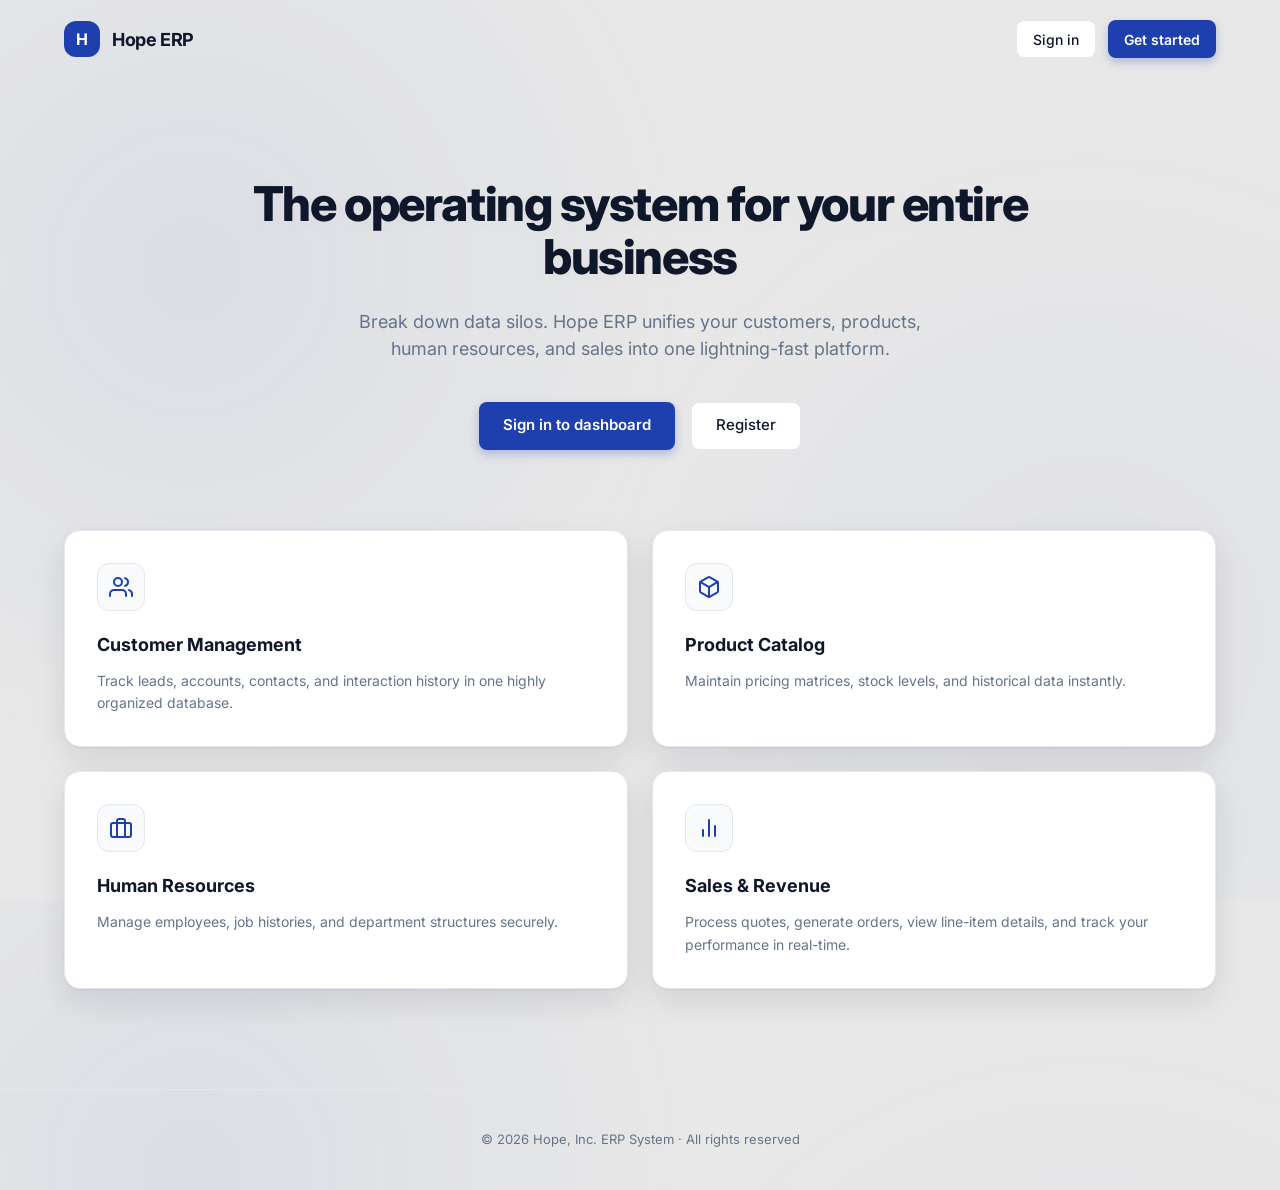
<file: index.html>
<!DOCTYPE html>
<html lang="en">
<head>
<meta charset="UTF-8">
<meta name="viewport" content="width=device-width, initial-scale=1">
<title>Hope, Inc. ERP · The Operating System for Business</title>
<link rel="preconnect" href="https://fonts.googleapis.com">
<link rel="preconnect" href="https://fonts.gstatic.com" crossorigin>
<link href="https://fonts.googleapis.com/css2?family=Inter:wght@400;500;600;700;800&display=swap" rel="stylesheet">
<link rel="stylesheet" href="css/styles.css">
<link rel="stylesheet" href="css/landing.css">
</head>
<body>

<nav class="navbar">
  <a href="#" class="nav-brand">
    <div class="logo">H</div>
    Hope ERP
  </a>
  <div class="nav-actions">
    <a href="views/login.html" class="btn btn-ghost">Sign in</a>
    <a href="views/register.html" class="btn btn-primary">Get started</a>
  </div>
</nav>

<main>
  <section class="hero">
    <h1>The operating system for your entire business</h1>
    <p class="sub">Break down data silos. Hope ERP unifies your customers, products, human resources, and sales into one lightning-fast platform.</p>
    <div class="hero-ctas">
      <a href="views/login.html" class="btn btn-primary">Sign in to dashboard</a>
      <a href="views/register.html" class="btn btn-ghost">Register</a>
    </div>
  </section>

  <section class="features">
    <div class="card feature-card">
      <div class="feature-icon">
        <svg width="24" height="24" viewBox="0 0 24 24" fill="none" stroke="currentColor" stroke-width="2" stroke-linecap="round" stroke-linejoin="round"><path d="M17 21v-2a4 4 0 0 0-4-4H5a4 4 0 0 0-4 4v2"></path><circle cx="9" cy="7" r="4"></circle><path d="M23 21v-2a4 4 0 0 0-3-3.87"></path><path d="M16 3.13a4 4 0 0 1 0 7.75"></path></svg>
      </div>
      <h3>Customer Management</h3>
      <p>Track leads, accounts, contacts, and interaction history in one highly organized database.</p>
    </div>

    <div class="card feature-card">
      <div class="feature-icon">
        <svg width="24" height="24" viewBox="0 0 24 24" fill="none" stroke="currentColor" stroke-width="2" stroke-linecap="round" stroke-linejoin="round"><path d="M21 16V8a2 2 0 0 0-1-1.73l-7-4a2 2 0 0 0-2 0l-7 4A2 2 0 0 0 3 8v8a2 2 0 0 0 1 1.73l7 4a2 2 0 0 0 2 0l7-4A2 2 0 0 0 21 16z"></path><polyline points="3.27 6.96 12 12.01 20.73 6.96"></polyline><line x1="12" y1="22.08" x2="12" y2="12"></line></svg>
      </div>
      <h3>Product Catalog</h3>
      <p>Maintain pricing matrices, stock levels, and historical data instantly.</p>
    </div>

    <div class="card feature-card">
      <div class="feature-icon">
        <svg width="24" height="24" viewBox="0 0 24 24" fill="none" stroke="currentColor" stroke-width="2" stroke-linecap="round" stroke-linejoin="round"><rect x="2" y="7" width="20" height="14" rx="2" ry="2"></rect><path d="M16 21V5a2 2 0 0 0-2-2h-4a2 2 0 0 0-2 2v16"></path></svg>
      </div>
      <h3>Human Resources</h3>
      <p>Manage employees, job histories, and department structures securely.</p>
    </div>

    <div class="card feature-card">
      <div class="feature-icon">
        <svg width="24" height="24" viewBox="0 0 24 24" fill="none" stroke="currentColor" stroke-width="2" stroke-linecap="round" stroke-linejoin="round"><line x1="18" y1="20" x2="18" y2="10"></line><line x1="12" y1="20" x2="12" y2="4"></line><line x1="6" y1="20" x2="6" y2="14"></line></svg>
      </div>
      <h3>Sales & Revenue</h3>
      <p>Process quotes, generate orders, view line-item details, and track your performance in real-time.</p>
    </div>
  </section>
</main>

<footer class="site-footer">
  <p>© 2026 Hope, Inc. ERP System · All rights reserved</p>
</footer>

</body>
</html>
</file>
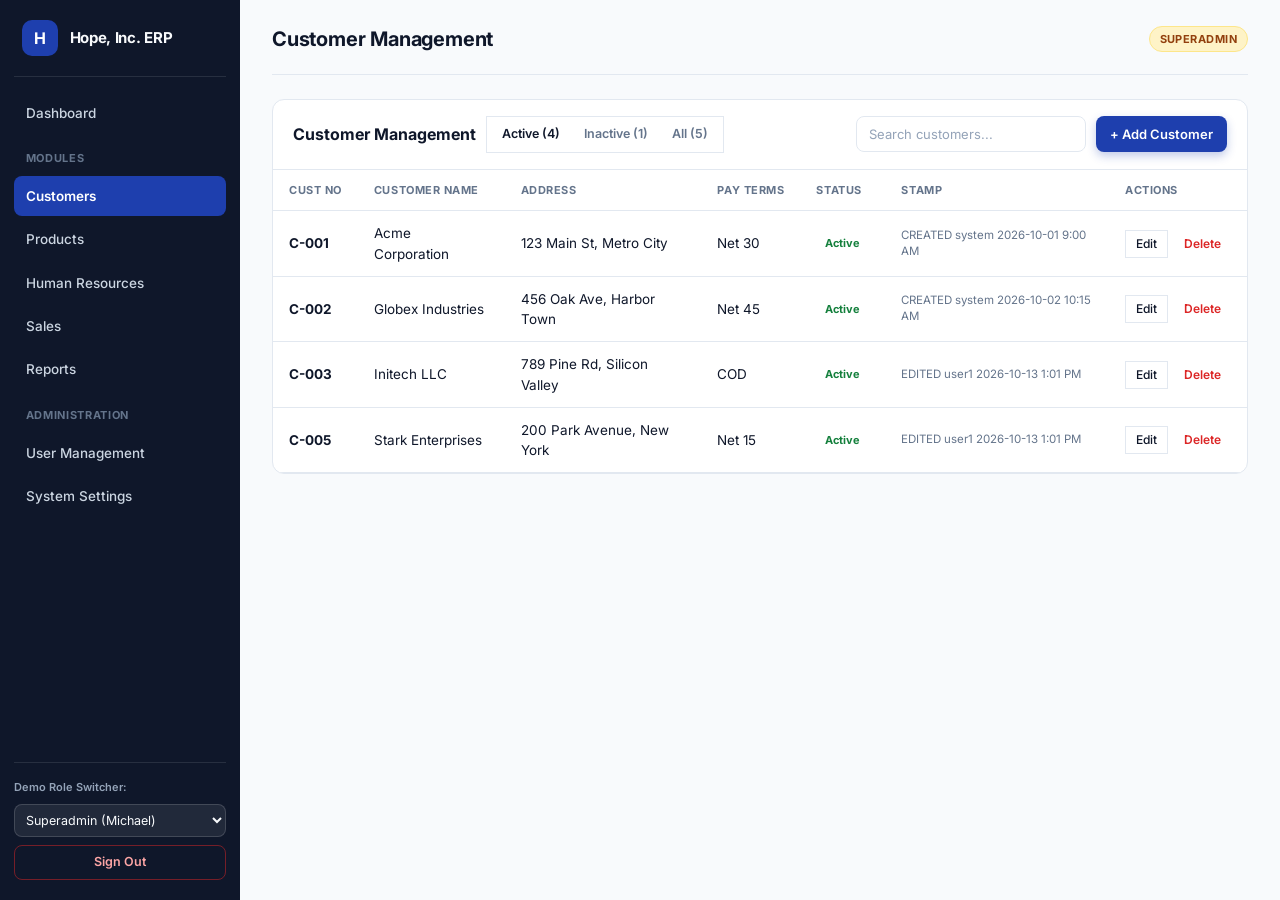
<file: views/customers.html>
<!DOCTYPE html>
<html lang="en">
<head>
  <meta charset="UTF-8" />
  <meta name="viewport" content="width=device-width, initial-scale=1.0" />
  <title>Customer Management · Hope, Inc. ERP</title>
  <link rel="preconnect" href="https://fonts.googleapis.com" />
  <link rel="preconnect" href="https://fonts.gstatic.com" crossorigin />
  <link href="https://fonts.googleapis.com/css2?family=Inter:wght@400;500;600;700;800&display=swap" rel="stylesheet" />
  <link rel="stylesheet" href="../css/styles.css" />
  <link rel="stylesheet" href="../css/dashboard.css" />
  <link rel="stylesheet" href="../css/erp-modules.css" />
</head>
<body>
  <div class="erp-layout">
    <!-- Sidebar -->
    <aside class="erp-sidebar">
      <div class="sidebar-brand">
        <div class="brand-logo">H</div>
        <span class="brand-name">Hope, Inc. ERP</span>
      </div>
      <nav class="sidebar-nav" id="sidebar-nav"></nav>
      <div class="sidebar-footer">
        <label for="role-switcher" class="role-demo-label">Demo Role Switcher:</label>
        <select id="role-switcher" class="role-switcher">
          <option value="Superadmin">Superadmin (Michael)</option>
          <option value="Admin">Admin (Lisa)</option>
          <option value="User">User (Alex)</option>
        </select>
        <button id="logout-btn" class="btn-logout">Sign Out</button>
      </div>
    </aside>

    <!-- Main Workspace -->
    <main class="erp-main" style="width: 100%;">
      <header class="erp-topbar">
        <h1 class="page-title">Customer Management</h1>
        <span class="role-badge" id="role-badge">SUPERADMIN</span>
      </header>

      <section class="module-card">
        <!-- Toolbar -->
        <div class="module-toolbar">
          <div class="toolbar-left">
            <h2 style="font-size: 16px; font-weight: 700;">Customer Management</h2>
            <!-- Filter Tabs (Hidden for User role per Figure 10) -->
            <div class="filter-tabs" id="status-tabs">
              <button class="filter-tab active" data-filter="Active" id="tab-active">Active (0)</button>
              <button class="filter-tab" data-filter="Inactive" id="tab-inactive">Inactive (0)</button>
              <button class="filter-tab" data-filter="All" id="tab-all">All (0)</button>
            </div>
          </div>

          <div class="toolbar-right">
            <input type="text" id="search-input" class="search-input" placeholder="Search customers..." />
            <button class="btn btn-primary" id="btn-add-customer">+ Add Customer</button>
          </div>
        </div>

        <!-- Data Table -->
        <div class="table-wrap">
          <table class="erp-table">
            <thead>
              <tr>
                <th>CUST NO</th>
                <th>CUSTOMER NAME</th>
                <th>ADDRESS</th>
                <th>PAY TERMS</th>
                <th class="admin-only-col">STATUS</th>
                <th class="admin-only-col">STAMP</th>
                <th>ACTIONS</th>
              </tr>
            </thead>
            <tbody id="customers-tbody">
              <!-- Populated by js/customers.js -->
            </tbody>
          </table>
        </div>
      </section>
    </main>
  </div>

  <!-- Add / Edit Customer Modal -->
  <div class="modal-backdrop" id="customer-modal">
    <div class="modal-dialog">
      <div class="modal-header">
        <h3 id="modal-title">Add Customer</h3>
        <button type="button" class="icon-btn" id="btn-close-modal" style="position:static;transform:none;">✕</button>
      </div>
      <form id="customer-form">
        <div class="modal-body">
          <div class="field">
            <label for="custNo">Customer No.</label>
            <input type="text" id="custNo" readonly />
            <div class="hint">Auto-generated primary key</div>
          </div>
          <div class="field">
            <label for="custName">Customer Name</label>
            <input type="text" id="custName" required placeholder="e.g. Acme Corporation" />
          </div>
          <div class="field">
            <label for="address">Address</label>
            <input type="text" id="address" required placeholder="e.g. 123 Main St, Metro City" />
          </div>
          <div class="field" style="margin-bottom:0;">
            <label for="payTerms">Payment Terms</label>
            <select id="payTerms" required>
              <option value="COD">COD (Cash on Delivery)</option>
              <option value="Net 15">Net 15</option>
              <option value="Net 30" selected>Net 30</option>
              <option value="Net 45">Net 45</option>
              <option value="Prepaid">Prepaid</option>
            </select>
          </div>
        </div>
        <div class="modal-footer">
          <button type="button" class="btn btn-ghost" id="btn-cancel-modal">Cancel</button>
          <button type="submit" class="btn btn-primary">Save Customer</button>
        </div>
      </form>
    </div>
  </div>

  <script src="../js/app.js"></script>
  <script src="../js/customers.js"></script>
</body>
</html>
</file>
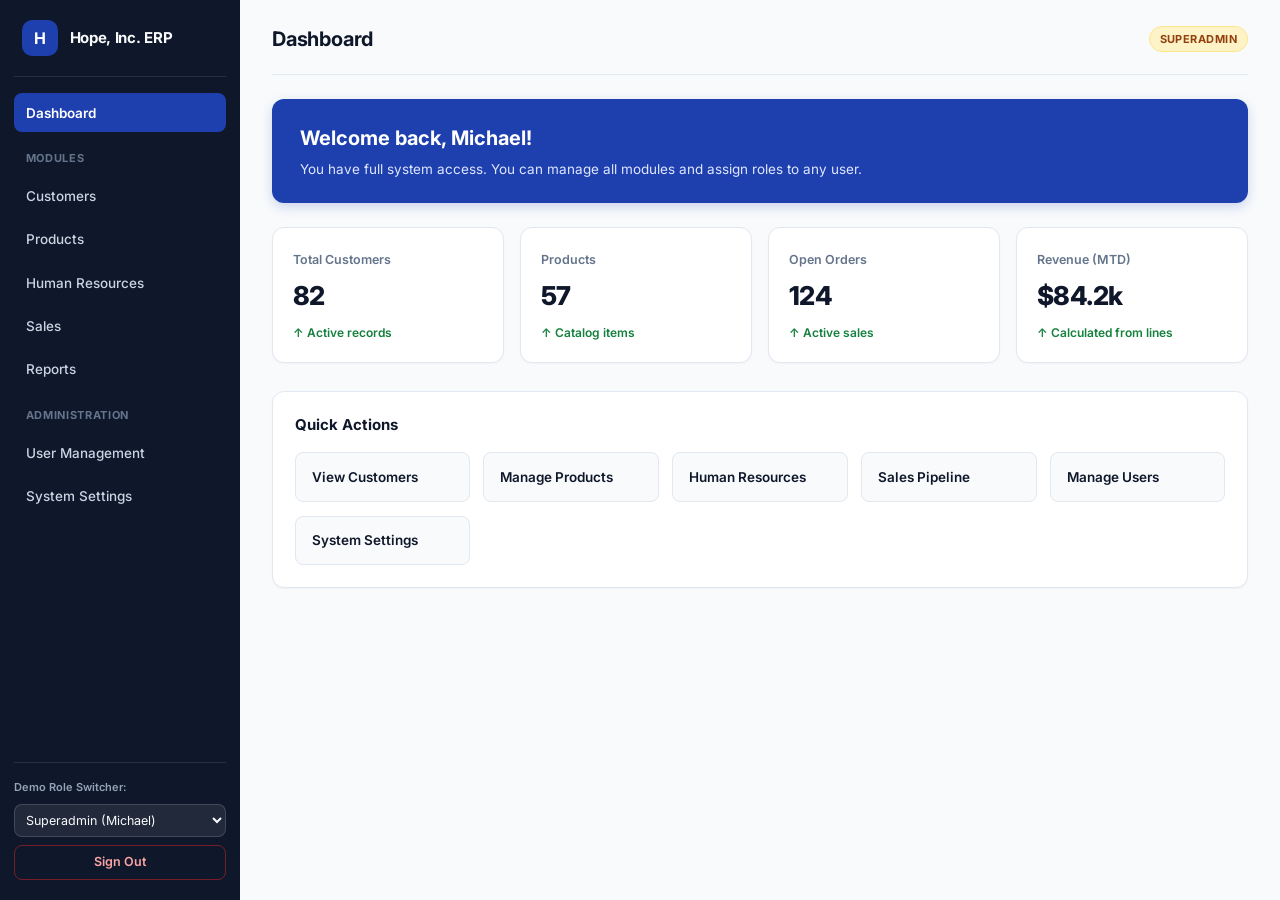
<file: views/dashboard.html>
<!DOCTYPE html>
<html lang="en">
<head>
  <meta charset="UTF-8" />
  <meta name="viewport" content="width=device-width, initial-scale=1.0" />
  <title>Dashboard · Hope, Inc. ERP</title>
  <link rel="preconnect" href="https://fonts.googleapis.com" />
  <link rel="preconnect" href="https://fonts.gstatic.com" crossorigin />
  <link href="https://fonts.googleapis.com/css2?family=Inter:wght@400;500;600;700;800&display=swap" rel="stylesheet" />
  <link rel="stylesheet" href="../css/styles.css" />
  <link rel="stylesheet" href="../css/dashboard.css" />
</head>
<body>
  <div class="erp-layout">
    <!-- Left Sidebar (Dynamically populated based on Role & Rights) -->
    <aside class="erp-sidebar">
      <div class="sidebar-brand">
        <div class="brand-logo">H</div>
        <span class="brand-name">Hope, Inc. ERP</span>
      </div>

      <nav class="sidebar-nav" id="sidebar-nav">
        <!-- Populated by js/dashboard.js -->
      </nav>

      <div class="sidebar-footer">
        <label for="role-switcher" class="role-demo-label">Demo Role Switcher:</label>
        <select id="role-switcher" class="role-switcher">
          <option value="Superadmin">Superadmin (Michael)</option>
          <option value="Admin">Admin (Lisa)</option>
          <option value="User">User (Alex)</option>
        </select>
        <button id="logout-btn" class="btn-logout">Sign Out</button>
      </div>
    </aside>

    <!-- Main Content Area -->
    <main class="erp-main">
      <!-- Top Header -->
      <header class="erp-topbar">
        <h1 class="page-title">Dashboard</h1>
        <span class="role-badge" id="role-badge">SUPERADMIN</span>
      </header>

      <!-- Welcome Banner -->
      <section class="welcome-banner">
        <h2 id="welcome-heading">Welcome back, Michael!</h2>
        <p id="welcome-subtext">You have full system access. You can manage all modules and assign roles to any user.</p>
      </section>

      <!-- 4 KPI Summary Cards -->
      <section class="kpi-grid">
        <div class="kpi-card">
          <span class="kpi-label">Total Customers</span>
          <div class="kpi-value" id="kpi-customers">82</div>
          <span class="kpi-trend positive">↑ Active records</span>
        </div>
        <div class="kpi-card">
          <span class="kpi-label">Products</span>
          <div class="kpi-value" id="kpi-products">57</div>
          <span class="kpi-trend positive">↑ Catalog items</span>
        </div>
        <div class="kpi-card">
          <span class="kpi-label">Open Orders</span>
          <div class="kpi-value" id="kpi-orders">124</div>
          <span class="kpi-trend positive">↑ Active sales</span>
        </div>
        <div class="kpi-card">
          <span class="kpi-label">Revenue (MTD)</span>
          <div class="kpi-value" id="kpi-revenue">$84.2k</div>
          <span class="kpi-trend positive">↑ Calculated from lines</span>
        </div>
      </section>

      <!-- Quick Actions Grid -->
      <section class="quick-actions-section">
        <h3 class="section-heading">Quick Actions</h3>
        <div class="quick-actions-grid" id="quick-actions-grid">
          <!-- Populated by js/dashboard.js -->
        </div>
      </section>
    </main>
  </div>

  <script src="../js/dashboard.js"></script>
</body>
</html>
</file>
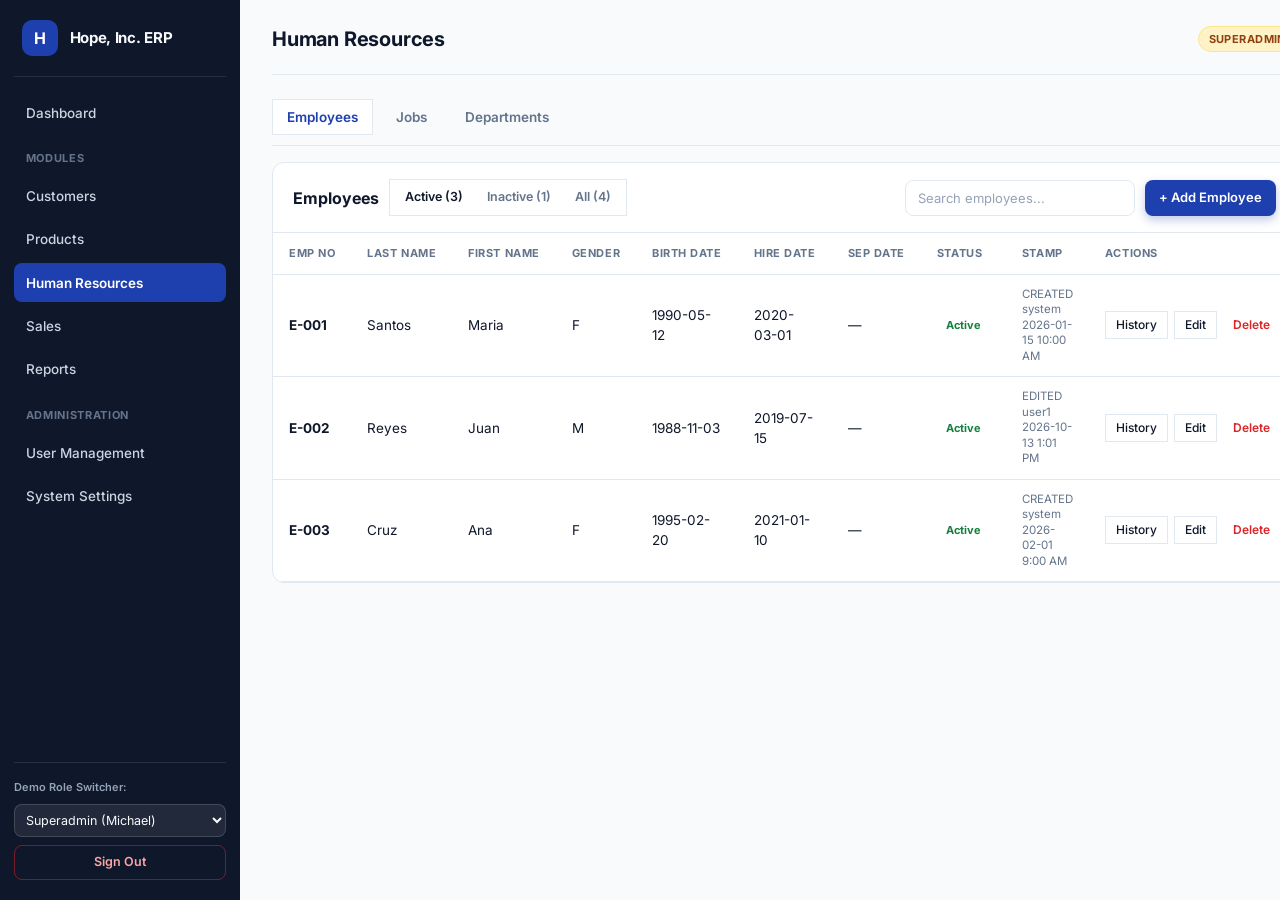
<file: views/hr.html>
<!DOCTYPE html>
<html lang="en">
<head>
  <meta charset="UTF-8" />
  <meta name="viewport" content="width=device-width, initial-scale=1.0" />
  <title>Human Resources · Hope, Inc. ERP</title>
  <link rel="preconnect" href="https://fonts.googleapis.com" />
  <link rel="preconnect" href="https://fonts.gstatic.com" crossorigin />
  <link href="https://fonts.googleapis.com/css2?family=Inter:wght@400;500;600;700;800&display=swap" rel="stylesheet" />
  <link rel="stylesheet" href="../css/styles.css" />
  <link rel="stylesheet" href="../css/dashboard.css" />
  <link rel="stylesheet" href="../css/erp-modules.css" />
</head>
<body>
  <div class="erp-layout">
    <!-- Sidebar -->
    <aside class="erp-sidebar">
      <div class="sidebar-brand">
        <div class="brand-logo">H</div>
        <span class="brand-name">Hope, Inc. ERP</span>
      </div>
      <nav class="sidebar-nav" id="sidebar-nav"></nav>
      <div class="sidebar-footer">
        <label for="role-switcher" class="role-demo-label">Demo Role Switcher:</label>
        <select id="role-switcher" class="role-switcher">
          <option value="Superadmin">Superadmin (Michael)</option>
          <option value="Admin">Admin (Lisa)</option>
          <option value="User">User (Alex)</option>
        </select>
        <button id="logout-btn" class="btn-logout">Sign Out</button>
      </div>
    </aside>

    <!-- Main Workspace -->
    <main class="erp-main" style="width: 100%;">
      <header class="erp-topbar">
        <h1 class="page-title">Human Resources</h1>
        <span class="role-badge" id="role-badge">SUPERADMIN</span>
      </header>

      <!-- HR Sub-Tabs -->
      <div class="module-subtabs" id="hr-subtabs">
        <button class="subtab-btn active" data-hrtab="employees">Employees</button>
        <button class="subtab-btn" data-hrtab="jobs">Jobs</button>
        <button class="subtab-btn" data-hrtab="departments">Departments</button>
      </div>

      <!-- TAB 1: EMPLOYEES -->
      <section class="module-card hr-panel" id="panel-employees">
        <div class="module-toolbar">
          <div class="toolbar-left">
            <h2 style="font-size: 16px; font-weight: 700;">Employees</h2>
            <div class="filter-tabs" id="emp-status-tabs">
              <button class="filter-tab active" data-efilter="Active" id="etab-active">Active (0)</button>
              <button class="filter-tab" data-efilter="Inactive" id="etab-inactive">Inactive (0)</button>
              <button class="filter-tab" data-efilter="All" id="etab-all">All (0)</button>
            </div>
          </div>
          <div class="toolbar-right">
            <input type="text" id="emp-search" class="search-input" placeholder="Search employees..." />
            <button class="btn btn-primary" id="btn-add-emp">+ Add Employee</button>
          </div>
        </div>
        <div class="table-wrap">
          <table class="erp-table">
            <thead>
              <tr>
                <th>EMP NO</th>
                <th>LAST NAME</th>
                <th>FIRST NAME</th>
                <th>GENDER</th>
                <th>BIRTH DATE</th>
                <th>HIRE DATE</th>
                <th>SEP DATE</th>
                <th class="admin-only-col">STATUS</th>
                <th class="admin-only-col">STAMP</th>
                <th>ACTIONS</th>
              </tr>
            </thead>
            <tbody id="emp-tbody"></tbody>
          </table>
        </div>
      </section>

      <!-- TAB 2: JOBS -->
      <section class="module-card hr-panel" id="panel-jobs" style="display:none;">
        <div class="module-toolbar">
          <div class="toolbar-left">
            <h2 style="font-size: 16px; font-weight: 700;">Jobs</h2>
            <div class="filter-tabs" id="job-status-tabs">
              <button class="filter-tab active" data-jfilter="Active" id="jtab-active">Active (0)</button>
              <button class="filter-tab" data-jfilter="Inactive" id="jtab-inactive">Inactive (0)</button>
              <button class="filter-tab" data-jfilter="All" id="jtab-all">All (0)</button>
            </div>
          </div>
          <div class="toolbar-right">
            <input type="text" id="job-search" class="search-input" placeholder="Search jobs..." />
            <button class="btn btn-primary" id="btn-add-job">+ Add Job</button>
          </div>
        </div>
        <div class="table-wrap">
          <table class="erp-table">
            <thead>
              <tr>
                <th>JOB CODE</th>
                <th>DESCRIPTION</th>
                <th class="admin-only-col">STATUS</th>
                <th class="admin-only-col">STAMP</th>
                <th>ACTIONS</th>
              </tr>
            </thead>
            <tbody id="job-tbody"></tbody>
          </table>
        </div>
      </section>

      <!-- TAB 3: DEPARTMENTS -->
      <section class="module-card hr-panel" id="panel-departments" style="display:none;">
        <div class="module-toolbar">
          <div class="toolbar-left">
            <h2 style="font-size: 16px; font-weight: 700;">Departments</h2>
            <div class="filter-tabs" id="dept-status-tabs">
              <button class="filter-tab active" data-dfilter="Active" id="dtab-active">Active (0)</button>
              <button class="filter-tab" data-dfilter="Inactive" id="dtab-inactive">Inactive (0)</button>
              <button class="filter-tab" data-dfilter="All" id="dtab-all">All (0)</button>
            </div>
          </div>
          <div class="toolbar-right">
            <input type="text" id="dept-search" class="search-input" placeholder="Search departments..." />
            <button class="btn btn-primary" id="btn-add-dept">+ Add Department</button>
          </div>
        </div>
        <div class="table-wrap">
          <table class="erp-table">
            <thead>
              <tr>
                <th>DEPT CODE</th>
                <th>DEPARTMENT NAME</th>
                <th class="admin-only-col">STATUS</th>
                <th class="admin-only-col">STAMP</th>
                <th>ACTIONS</th>
              </tr>
            </thead>
            <tbody id="dept-tbody"></tbody>
          </table>
        </div>
      </section>
    </main>
  </div>

  <!-- MODAL 1: ADD / EDIT EMPLOYEE -->
  <div class="modal-backdrop" id="emp-modal">
    <div class="modal-dialog">
      <div class="modal-header">
        <h3 id="emp-modal-title">Add Employee</h3>
        <button type="button" class="icon-btn" id="btn-close-emp-modal" style="position:static;transform:none;">✕</button>
      </div>
      <form id="emp-form">
        <div class="modal-body">
          <div class="row2">
            <div class="field">
              <label for="empNo">Employee No.</label>
              <input type="text" id="empNo" readonly />
            </div>
            <div class="field">
              <label for="empGender">Gender</label>
              <select id="empGender" required>
                <option value="F">F (Female)</option>
                <option value="M">M (Male)</option>
              </select>
            </div>
          </div>
          <div class="row2">
            <div class="field">
              <label for="empFirstName">First Name</label>
              <input type="text" id="empFirstName" required placeholder="e.g. Maria" />
            </div>
            <div class="field">
              <label for="empLastName">Last Name</label>
              <input type="text" id="empLastName" required placeholder="e.g. Santos" />
            </div>
          </div>
          <div class="row2">
            <div class="field">
              <label for="empBirthDate">Birth Date</label>
              <input type="date" id="empBirthDate" required />
            </div>
            <div class="field">
              <label for="empHireDate">Hire Date</label>
              <input type="date" id="empHireDate" required />
            </div>
          </div>
          <div class="field" style="margin-bottom:0;">
            <label for="empSepDate">Separation Date (Optional)</label>
            <input type="date" id="empSepDate" />
            <div class="error" id="emp-date-error"></div>
          </div>
        </div>
        <div class="modal-footer">
          <button type="button" class="btn btn-ghost" id="btn-cancel-emp-modal">Cancel</button>
          <button type="submit" class="btn btn-primary">Save Employee</button>
        </div>
      </form>
    </div>
  </div>

  <!-- MODAL 2: JOB HISTORY CHILD MODAL (Figures 16 & 17) -->
  <div class="modal-backdrop" id="history-modal">
    <div class="modal-dialog modal-lg">
      <div class="modal-header">
        <div>
          <h3 id="hist-modal-title">Job History — E-001</h3>
          <p id="hist-modal-subtitle" style="font-size:12.5px;color:var(--muted);margin-top:2px;"></p>
        </div>
        <button type="button" class="icon-btn" id="btn-close-hist-modal" style="position:static;transform:none;">✕</button>
      </div>
      <div class="modal-body">
        <div style="display:flex;justify-content:space-between;align-items:center;margin-bottom:14px;flex-wrap:wrap;gap:10px;">
          <div class="filter-tabs" id="hist-status-tabs">
            <button class="filter-tab active" data-hfilter="Active">Active</button>
            <button class="filter-tab" data-hfilter="Inactive">Inactive</button>
            <button class="filter-tab" data-hfilter="All">All</button>
          </div>
          <button type="button" class="btn btn-primary btn-sm" id="btn-toggle-hist-form">+ Add History</button>
        </div>

        <!-- Inline Add/Edit Job History Form -->
        <form id="hist-entry-form" style="display:none;background:var(--surface);border:1px solid var(--line);border-radius:var(--radius-md);padding:14px;margin-bottom:16px;">
          <div class="row2">
            <div class="field">
              <label for="histEffDate">Effective Date</label>
              <input type="date" id="histEffDate" required />
            </div>
            <div class="field">
              <label for="histSalary">Salary ($)</label>
              <input type="number" id="histSalary" step="0.01" min="0" required placeholder="45000" />
            </div>
          </div>
          <div class="row2">
            <div class="field" style="margin-bottom:0;">
              <label for="histJobCode">Job Title</label>
              <select id="histJobCode" required></select>
            </div>
            <div class="field" style="margin-bottom:0;">
              <label for="histDeptCode">Department</label>
              <select id="histDeptCode" required></select>
            </div>
          </div>
          <div style="display:flex;justify-content:flex-end;gap:8px;margin-top:12px;">
            <button type="button" class="btn btn-ghost btn-sm" id="btn-cancel-hist-entry">Cancel</button>
            <button type="submit" class="btn btn-primary btn-sm">Save History</button>
          </div>
        </form>

        <div class="table-wrap" style="border:1px solid var(--line);border-radius:var(--radius-md);">
          <table class="erp-table">
            <thead>
              <tr>
                <th>EFF DATE</th>
                <th>JOB</th>
                <th>DEPARTMENT</th>
                <th>SALARY</th>
                <th class="admin-only-col">STATUS</th>
                <th class="admin-only-col">STAMP</th>
                <th>ACTIONS</th>
              </tr>
            </thead>
            <tbody id="hist-tbody"></tbody>
          </table>
        </div>
      </div>
    </div>
  </div>

  <!-- MODAL 3: ADD / EDIT JOB OR DEPARTMENT -->
  <div class="modal-backdrop" id="lookup-modal">
    <div class="modal-dialog">
      <div class="modal-header">
        <h3 id="lookup-modal-title">Add Job</h3>
        <button type="button" class="icon-btn" id="btn-close-lookup-modal" style="position:static;transform:none;">✕</button>
      </div>
      <form id="lookup-form">
        <div class="modal-body">
          <div class="field">
            <label for="lookupCode" id="lookup-code-label">Job Code</label>
            <input type="text" id="lookupCode" readonly />
          </div>
          <div class="field" style="margin-bottom:0;">
            <label for="lookupName" id="lookup-name-label">Description</label>
            <input type="text" id="lookupName" required />
          </div>
        </div>
        <div class="modal-footer">
          <button type="button" class="btn btn-ghost" id="btn-cancel-lookup-modal">Cancel</button>
          <button type="submit" class="btn btn-primary">Save</button>
        </div>
      </form>
    </div>
  </div>

  <script src="../js/app.js"></script>
  <script src="../js/hr.js"></script>
</body>
</html>
</file>
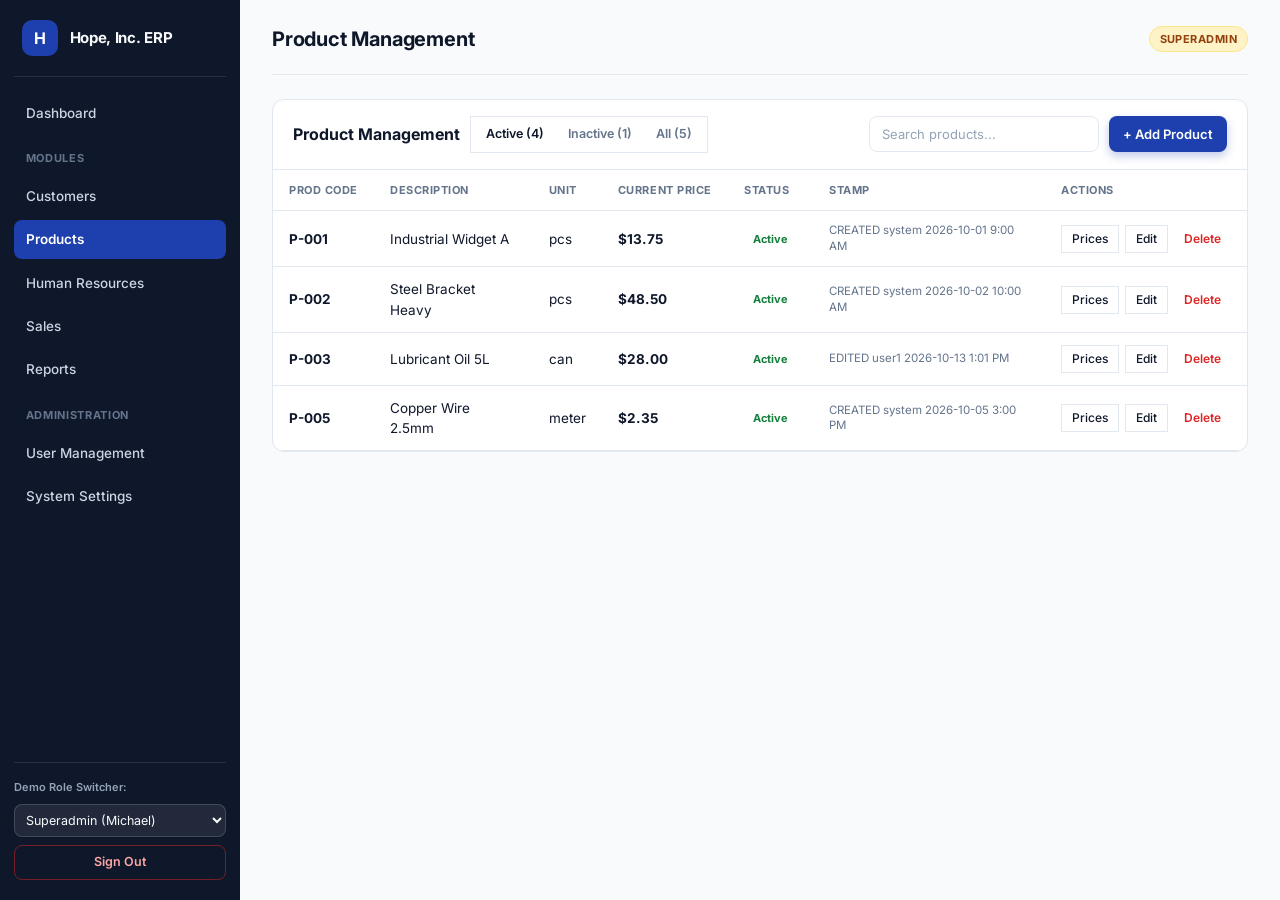
<file: views/products.html>
<!DOCTYPE html>
<html lang="en">
<head>
  <meta charset="UTF-8" />
  <meta name="viewport" content="width=device-width, initial-scale=1.0" />
  <title>Product Management · Hope, Inc. ERP</title>
  <link rel="preconnect" href="https://fonts.googleapis.com" />
  <link rel="preconnect" href="https://fonts.gstatic.com" crossorigin />
  <link href="https://fonts.googleapis.com/css2?family=Inter:wght@400;500;600;700;800&display=swap" rel="stylesheet" />
  <link rel="stylesheet" href="../css/styles.css" />
  <link rel="stylesheet" href="../css/dashboard.css" />
  <link rel="stylesheet" href="../css/erp-modules.css" />
</head>
<body>
  <div class="erp-layout">
    <!-- Sidebar -->
    <aside class="erp-sidebar">
      <div class="sidebar-brand">
        <div class="brand-logo">H</div>
        <span class="brand-name">Hope, Inc. ERP</span>
      </div>
      <nav class="sidebar-nav" id="sidebar-nav"></nav>
      <div class="sidebar-footer">
        <label for="role-switcher" class="role-demo-label">Demo Role Switcher:</label>
        <select id="role-switcher" class="role-switcher">
          <option value="Superadmin">Superadmin (Michael)</option>
          <option value="Admin">Admin (Lisa)</option>
          <option value="User">User (Alex)</option>
        </select>
        <button id="logout-btn" class="btn-logout">Sign Out</button>
      </div>
    </aside>

    <!-- Main Workspace -->
    <main class="erp-main" style="width: 100%;">
      <header class="erp-topbar">
        <h1 class="page-title">Product Management</h1>
        <span class="role-badge" id="role-badge">SUPERADMIN</span>
      </header>

      <section class="module-card">
        <!-- Toolbar -->
        <div class="module-toolbar">
          <div class="toolbar-left">
            <h2 style="font-size: 16px; font-weight: 700;">Product Management</h2>
            <div class="filter-tabs" id="prod-status-tabs">
              <button class="filter-tab active" data-filter="Active" id="prod-tab-active">Active (0)</button>
              <button class="filter-tab" data-filter="Inactive" id="prod-tab-inactive">Inactive (0)</button>
              <button class="filter-tab" data-filter="All" id="prod-tab-all">All (0)</button>
            </div>
          </div>

          <div class="toolbar-right">
            <input type="text" id="prod-search" class="search-input" placeholder="Search products..." />
            <button class="btn btn-primary" id="btn-add-product">+ Add Product</button>
          </div>
        </div>

        <!-- Products Table -->
        <div class="table-wrap">
          <table class="erp-table">
            <thead>
              <tr>
                <th>PROD CODE</th>
                <th>DESCRIPTION</th>
                <th>UNIT</th>
                <th>CURRENT PRICE</th>
                <th class="admin-only-col">STATUS</th>
                <th class="admin-only-col">STAMP</th>
                <th>ACTIONS</th>
              </tr>
            </thead>
            <tbody id="products-tbody"></tbody>
          </table>
        </div>
      </section>
    </main>
  </div>

  <!-- 1. Add / Edit Product Modal -->
  <div class="modal-backdrop" id="product-modal">
    <div class="modal-dialog">
      <div class="modal-header">
        <h3 id="prod-modal-title">Add Product</h3>
        <button type="button" class="icon-btn" id="btn-close-prod-modal" style="position:static;transform:none;">✕</button>
      </div>
      <form id="product-form">
        <div class="modal-body">
          <div class="field">
            <label for="prodCode">Product Code</label>
            <input type="text" id="prodCode" readonly />
            <div class="hint">Auto-generated primary key</div>
          </div>
          <div class="field">
            <label for="prodDesc">Description</label>
            <input type="text" id="prodDesc" required placeholder="e.g. Industrial Widget A" />
          </div>
          <div class="field" style="margin-bottom:0;">
            <label for="prodUnit">Unit of Measure</label>
            <select id="prodUnit" required>
              <option value="pcs">pcs (Pieces)</option>
              <option value="can">can (Can)</option>
              <option value="pair">pair (Pair)</option>
              <option value="meter">meter (Meter)</option>
              <option value="pkg">pkg (Package)</option>
            </select>
          </div>
        </div>
        <div class="modal-footer">
          <button type="button" class="btn btn-ghost" id="btn-cancel-prod-modal">Cancel</button>
          <button type="submit" class="btn btn-primary">Save Product</button>
        </div>
      </form>
    </div>
  </div>

  <!-- 2. Price History Child Modal (Figures 12 & 13) -->
  <div class="modal-backdrop" id="price-modal">
    <div class="modal-dialog modal-lg">
      <div class="modal-header">
        <div>
          <h3 id="price-modal-title">Price History — P-001</h3>
          <p id="price-modal-subtitle" style="font-size:12.5px;color:var(--muted);margin-top:2px;"></p>
        </div>
        <button type="button" class="icon-btn" id="btn-close-price-modal" style="position:static;transform:none;">✕</button>
      </div>

      <div class="modal-body">
        <!-- Toolbar inside Price History Modal -->
        <div style="display:flex;justify-content:space-between;align-items:center;margin-bottom:14px;flex-wrap:wrap;gap:10px;">
          <div class="filter-tabs" id="price-status-tabs">
            <button class="filter-tab active" data-pfilter="Active" id="ptab-active">Active</button>
            <button class="filter-tab" data-pfilter="Inactive" id="ptab-inactive">Inactive</button>
            <button class="filter-tab" data-pfilter="All" id="ptab-all">All</button>
          </div>
          <button type="button" class="btn btn-primary btn-sm" id="btn-toggle-price-form">+ Add Price</button>
        </div>

        <!-- Inline Add/Edit Price Form -->
        <form id="price-entry-form" style="display:none;background:var(--surface);border:1px solid var(--line);border-radius:var(--radius-md);padding:14px;margin-bottom:16px;">
          <div class="row2" style="align-items:end;">
            <div class="field" style="margin-bottom:0;">
              <label for="priceEffDate">Effective Date</label>
              <input type="date" id="priceEffDate" required />
            </div>
            <div class="field" style="margin-bottom:0;">
              <label for="priceAmount">Unit Price ($)</label>
              <input type="number" id="priceAmount" step="0.01" min="0.01" required placeholder="0.00" />
            </div>
          </div>
          <div style="display:flex;justify-content:flex-end;gap:8px;margin-top:12px;">
            <button type="button" class="btn btn-ghost btn-sm" id="btn-cancel-price-entry">Cancel</button>
            <button type="submit" class="btn btn-primary btn-sm">Save Price</button>
          </div>
        </form>

        <!-- Price History Table -->
        <div class="table-wrap" style="border:1px solid var(--line);border-radius:var(--radius-md);">
          <table class="erp-table">
            <thead>
              <tr>
                <th>EFFECTIVE DATE</th>
                <th>UNIT PRICE</th>
                <th class="admin-only-col">STATUS</th>
                <th class="admin-only-col">STAMP</th>
                <th>ACTIONS</th>
              </tr>
            </thead>
            <tbody id="price-tbody"></tbody>
          </table>
        </div>
      </div>
    </div>
  </div>

  <script src="../js/app.js"></script>
  <script src="../js/products.js"></script>
</body>
</html>
</file>
<file: css/styles.css>
/* =========================================
   1. CSS VARIABLES
   ========================================= */
:root{
  --bg:#e8e8e8; --card:#fff; --ink:#0f172a; --muted:#64748b; --line:#e2e8f0;
  --field:#fff; --note:#f8fafc; --primary:#1e3fae; --primary-dark:#1a3596; --danger:#dc2626; --ok:#15803d;
  --radius:12px;
}

/* =========================================
   2. GLOBAL RESET AND BASE STYLES
   ====================================a===== */
*{box-sizing:border-box;margin:0}
html,body{height:100%}
body{font-family:'Inter',system-ui,-apple-system,'Segoe UI',sans-serif;background:var(--bg);color:var(--ink);
  display:flex;align-items:center;justify-content:center;padding:24px;font-size:14px;line-height:1.5;-webkit-font-smoothing:antialiased}

/* =========================================
   3. MAIN CARD AND HEADING
   ========================================= */
.card{width:100%;max-width:420px;background:var(--card);border-radius:16px;padding:36px 32px 28px;
  box-shadow:0 1px 2px rgba(15,23,42,.06),0 12px 32px rgba(15,23,42,.10)}
.logo{width:44px;height:44px;margin:0 auto 14px;border-radius:12px;background:var(--primary);color:#fff;
  display:grid;place-items:center;font-weight:700;font-size:18px}
h1{text-align:center;font-size:22px;font-weight:700;letter-spacing:-.01em}
.sub{text-align:center;color:var(--muted);font-size:13px;margin:4px 0 20px}

/* =========================================
   4. DEMO / INFORMATION BOX
   ========================================= */
.demo{background:var(--note);border:1px solid var(--line);border-radius:8px;padding:10px 12px;margin-bottom:20px;font-size:12px;color:var(--muted)}
.demo strong{display:block;color:#475569;font-weight:600;margin-bottom:2px}

/* =========================================
   5. FORM FIELDS AND INPUTS
   ========================================= */
.field{margin-bottom:16px}
.row2{display:grid;grid-template-columns:1fr 1fr;gap:12px}
label{display:block;font-size:13px;font-weight:600;margin-bottom:6px}
.input{position:relative}
input[type=email],input[type=password],input[type=text]{width:100%;height:42px;padding:0 12px;border:1px solid var(--line);
  border-radius:8px;background:var(--field);font:inherit;color:var(--ink);transition:border-color .15s,box-shadow .15s}
input::placeholder{color:#94a3b8}
input:focus-visible{outline:none;border-color:var(--primary);box-shadow:0 0 0 3px rgba(30,63,174,.18)}
input[aria-invalid=true]{border-color:var(--danger)}
.input.has-icon input{padding-left:38px}
.input .icon-btn{position:absolute;left:4px;top:50%;transform:translateY(-50%);width:32px;height:32px;border:0;background:none;
  color:var(--muted);cursor:pointer;border-radius:6px;display:grid;place-items:center}
.icon-btn:hover{color:var(--ink)}

/* =========================================
   6. VALIDATION MESSAGES AND HINTS
   ========================================= */
.error{color:var(--danger);font-size:12px;margin-top:4px;min-height:0}
.hint{color:var(--muted);font-size:12px;margin-top:4px}

/* =========================================
   7. CHECKBOX, META ROW, AND LINKS
   ========================================= */
.meta{display:flex;justify-content:space-between;align-items:center;margin:2px 0 18px;font-size:12px;color:var(--muted)}
.check{display:flex;align-items:center;gap:8px;font-size:12px;color:var(--muted);font-weight:400;margin:0}
.check input{width:15px;height:15px;accent-color:var(--primary)}
a{color:var(--primary);text-decoration:none;font-weight:600}
a:hover{text-decoration:underline}
.meta a{color:var(--muted);font-weight:400}

/* =========================================
   8. BUTTONS
   ========================================= */
.btn{width:100%;height:42px;border-radius:8px;font:inherit;font-weight:600;cursor:pointer;display:flex;align-items:center;justify-content:center;gap:8px;transition:background .15s}
.btn-primary{background:var(--primary);color:#fff;border:0;box-shadow:0 4px 10px rgba(30,63,174,.28)}
.btn-primary:hover{background:var(--primary-dark)}
.btn-ghost{background:#fff;color:var(--ink);border:1px solid var(--line);font-weight:500}
.btn-ghost:hover{background:var(--note)}
.divider{display:flex;align-items:center;gap:12px;margin:18px 0;color:var(--muted);font-size:12px}
.divider::before,.divider::after{content:"";flex:1;height:1px;background:var(--line)}

/* =========================================
   9. FOOTER AND NOTICE
   ========================================= */
.foot{text-align:center;color:var(--muted);font-size:12px;margin-top:20px}
.notice{display:none;background:#f0fdf4;border:1px solid #bbf7d0;color:var(--ok);border-radius:8px;padding:10px 12px;font-size:13px;margin-bottom:16px}
.notice.show{display:block}

/* =========================================
   10. RESPONSIVE AND ACCESSIBILITY RULES
   ========================================= */
@media (max-width:480px){body{padding:12px;align-items:flex-start}.card{padding:28px 20px 22px}.row2{grid-template-columns:1fr}}
@media (prefers-reduced-motion:reduce){*{transition:none!important}}
</file>
<file: css/landing.css>
body {
  display: block;
  padding: 0;
  height: auto;
  min-height: 100vh;
  background-image: radial-gradient(circle at 15% 30%, rgba(30,63,174,0.06) 0%, transparent 40%),
                    radial-gradient(circle at 85% 70%, rgba(30,63,174,0.04) 0%, transparent 40%);
}

/* --- Navigation --- */
.navbar {
  display: flex;
  justify-content: space-between;
  align-items: center;
  padding: 20px 5%;
  max-width: 1400px;
  margin: 0 auto;
}
.nav-brand {
  display: flex;
  align-items: center;
  gap: 12px;
  font-weight: 700;
  font-size: 18px;
  color: var(--ink);
  text-decoration: none;
  letter-spacing: -0.02em;
}
.nav-brand .logo {
  margin: 0;
  width: 36px;
  height: 36px;
  font-size: 16px;
  transition: transform 0.3s cubic-bezier(0.175, 0.885, 0.32, 1.275);
}
.nav-brand:hover .logo {
  transform: scale(1.05);
}
.nav-actions {
  display: flex;
  gap: 12px;
  align-items: center;
}
.nav-actions .btn {
  height: 38px;
  width: auto;
  padding: 0 16px;
  transition: all 0.2s ease;
}
.nav-actions .btn-primary:hover {
  transform: translateY(-1px);
  box-shadow: 0 4px 12px rgba(30,63,174,0.25);
}

/* --- Hero Section --- */
.hero {
  text-align: center;
  padding: 100px 24px 80px;
  max-width: 900px;
  margin: 0 auto;
}
.hero-badge {
  display: inline-block;
  padding: 6px 12px;
  background: #e0e7ff;
  color: var(--primary-dark);
  border-radius: 100px;
  font-size: 13px;
  font-weight: 600;
  margin-bottom: 24px;
  box-shadow: 0 2px 8px rgba(30,63,174,0.1);
  transition: transform 0.2s ease;
}
.hero-badge:hover {
  transform: translateY(-2px);
}
.hero h1 {
  font-size: 48px;
  font-weight: 800;
  letter-spacing: -0.03em;
  line-height: 1.1;
  margin-bottom: 24px;
  text-shadow: 0 4px 20px rgba(0,0,0,0.03);
}
.hero p.sub {
  font-size: 18px;
  max-width: 600px;
  margin: 0 auto 40px;
}
.hero-ctas {
  display: flex;
  justify-content: center;
  gap: 16px;
}
.hero-ctas .btn {
  width: auto;
  padding: 0 24px;
  height: 48px;
  font-size: 15px;
  transition: all 0.3s ease;
}
.hero-ctas .btn-primary:hover {
  transform: translateY(-2px);
  box-shadow: 0 8px 24px rgba(30,63,174,0.3);
}
.hero-ctas .btn-ghost {
  transition: all 0.3s ease;
}
.hero-ctas .btn-ghost:hover {
  transform: translateY(-2px);
  background: #ffffff;
  box-shadow: 0 8px 20px rgba(15,23,42,0.06);
}

/* --- Feature Grid --- */
.features {
  max-width: 1200px;
  margin: 0 auto 100px;
  padding: 0 24px;
  display: grid;
  grid-template-columns: repeat(2, 1fr);
  gap: 24px;
}
.feature-card {
  padding: 32px;
  text-align: left;
  margin: 0;
  max-width: 100%;
  border: 1px solid var(--line);
  transition: transform 0.3s ease, box-shadow 0.3s ease, border-color 0.3s ease;
}
.feature-card:hover {
  transform: translateY(-8px);
  box-shadow: 0 20px 40px -10px rgba(15,23,42,0.12);
  border-color: rgba(30,63,174,0.2);
}
.feature-card h3 {
  font-size: 18px;
  font-weight: 700;
  margin-bottom: 12px;
}
.feature-card p {
  color: var(--muted);
  font-size: 14px;
  line-height: 1.6;
}
.feature-icon {
  width: 48px;
  height: 48px;
  background: var(--note);
  border: 1px solid var(--line);
  border-radius: 12px;
  display: grid;
  place-items: center;
  margin-bottom: 20px;
  color: var(--primary);
  transition: all 0.3s ease;
}
.feature-card:hover .feature-icon {
  background: var(--primary);
  color: #ffffff;
  border-color: var(--primary);
  transform: scale(1.05);
  box-shadow: 0 8px 16px rgba(30,63,174,0.2);
}

/* --- Footer --- */
.site-footer {
  text-align: center;
  padding: 40px 24px;
  border-top: 1px solid var(--line);
  color: var(--muted);
  font-size: 13px;
}

@media (max-width: 768px) {
  .hero h1 { font-size: 36px; }
  .hero-ctas { flex-direction: column; }
  .hero-ctas .btn { width: 100%; }
  .features { grid-template-columns: 1fr; }
  .feature-card:hover { transform: translateY(-4px); }
}

a:hover {
  text-decoration: none;
}
</file>
<file: css/dashboard.css>
/* Override styles.css auth-card centering */
body {
  display: block;
  padding: 0;
  height: auto;
  min-height: 100vh;
  background-color: var(--note);
  color: var(--ink);
}

.erp-layout {
  display: flex;
  min-height: 100vh;
}

/* Sidebar (Uses --ink #0f172a and --primary #1e3fae from styles.css) */
.erp-sidebar {
  width: 240px;
  background-color: var(--ink);
  color: #f8fafc;
  display: flex;
  flex-direction: column;
  padding: 1.25rem 0.85rem;
  flex-shrink: 0;
}

.sidebar-brand {
  display: flex;
  align-items: center;
  gap: 0.75rem;
  padding: 0 0.5rem 1.25rem;
  border-bottom: 1px solid rgba(255, 255, 255, 0.1);
}

.brand-logo {
  width: 36px;
  height: 36px;
  background-color: var(--primary);
  color: #ffffff;
  border-radius: 10px;
  display: grid;
  place-items: center;
  font-weight: 700;
  font-size: 16px;
}

.brand-name {
  font-weight: 700;
  font-size: 15px;
  letter-spacing: -0.02em;
}

.sidebar-nav {
  flex: 1;
  margin-top: 1rem;
  display: flex;
  flex-direction: column;
  gap: 0.25rem;
}

.nav-section-label {
  font-size: 11px;
  font-weight: 700;
  letter-spacing: 0.06em;
  color: var(--muted);
  padding: 0.85rem 0.75rem 0.35rem;
  text-transform: uppercase;
}

.nav-item {
  display: flex;
  align-items: center;
  gap: 0.65rem;
  padding: 0.6rem 0.75rem;
  border-radius: 8px;
  color: #cbd5e1;
  text-decoration: none;
  font-size: 13.5px;
  font-weight: 500;
  transition: background 0.15s, color 0.15s;
}

.nav-item:hover {
  background-color: rgba(255, 255, 255, 0.08);
  color: #ffffff;
  text-decoration: none;
}

.nav-item.active {
  background-color: var(--primary);
  color: #ffffff;
  font-weight: 600;
}

.sidebar-footer {
  border-top: 1px solid rgba(255, 255, 255, 0.1);
  padding-top: 1rem;
  display: flex;
  flex-direction: column;
  gap: 0.5rem;
}

.role-demo-label {
  font-size: 11px;
  color: #94a3b8;
  margin: 0;
}

.role-switcher {
  background: rgba(255, 255, 255, 0.08);
  color: #f8fafc;
  border: 1px solid rgba(255, 255, 255, 0.15);
  border-radius: 8px;
  padding: 0.45rem;
  font: inherit;
  font-size: 12.5px;
}

.role-switcher option {
  background: var(--ink);
  color: #ffffff;
}

.btn-logout {
  background: transparent;
  color: #fca5a5;
  border: 1px solid rgba(220, 38, 38, 0.5);
  border-radius: 8px;
  padding: 0.45rem;
  font: inherit;
  font-size: 12.5px;
  font-weight: 600;
  cursor: pointer;
  transition: background 0.15s, color 0.15s;
}

.btn-logout:hover {
  background: var(--danger);
  color: #ffffff;
}

/* Main Content */
.erp-main {
  flex: 1;
  padding: 1.5rem 2rem;
  max-width: 1280px;
}

.erp-topbar {
  display: flex;
  justify-content: space-between;
  align-items: center;
  padding-bottom: 1.25rem;
  border-bottom: 1px solid var(--line);
  margin-bottom: 1.5rem;
}

.page-title {
  font-size: 20px;
  font-weight: 700;
  text-align: left;
}

.role-badge {
  font-size: 11px;
  font-weight: 700;
  padding: 4px 10px;
  border-radius: 999px;
  letter-spacing: 0.04em;
  background-color: #fef3c7;
  color: #92400e;
  border: 1px solid #fde68a;
}

.role-badge.admin {
  background-color: #e0e7ff;
  color: var(--primary-dark);
  border-color: #c7d2fe;
}

.role-badge.user {
  background-color: #dcfce7;
  color: var(--ok);
  border-color: #bbf7d0;
}

/* Welcome Banner */
.welcome-banner {
  background-color: var(--primary);
  color: #ffffff;
  border-radius: var(--radius);
  padding: 1.5rem 1.75rem;
  margin-bottom: 1.5rem;
  box-shadow: 0 4px 12px rgba(30, 63, 174, 0.2);
}

.welcome-banner h2 {
  font-size: 20px;
  font-weight: 700;
  margin-bottom: 0.35rem;
}

.welcome-banner p {
  font-size: 13.5px;
  color: #e0e7ff;
}

/* KPI Grid */
.kpi-grid {
  display: grid;
  grid-template-columns: repeat(auto-fit, minmax(210px, 1fr));
  gap: 1rem;
  margin-bottom: 1.75rem;
}

.kpi-card {
  background-color: var(--card);
  border: 1px solid var(--line);
  border-radius: var(--radius);
  padding: 1.25rem;
  box-shadow: 0 1px 2px rgba(15, 23, 42, 0.04);
}

.kpi-label {
  font-size: 12.5px;
  font-weight: 600;
  color: var(--muted);
}

.kpi-value {
  font-size: 26px;
  font-weight: 800;
  margin: 0.4rem 0;
  color: var(--ink);
  letter-spacing: -0.02em;
}

.kpi-trend {
  font-size: 12px;
  font-weight: 600;
}

.kpi-trend.positive {
  color: var(--ok);
}

/* Quick Actions */
.quick-actions-section {
  background-color: var(--card);
  border: 1px solid var(--line);
  border-radius: var(--radius);
  padding: 1.35rem;
  box-shadow: 0 1px 2px rgba(15, 23, 42, 0.04);
}

.section-heading {
  font-size: 15px;
  font-weight: 700;
  margin-bottom: 1rem;
}

.quick-actions-grid {
  display: grid;
  grid-template-columns: repeat(auto-fit, minmax(170px, 1fr));
  gap: 0.85rem;
}

.action-card {
  display: flex;
  align-items: center;
  gap: 0.55rem;
  background-color: var(--note);
  border: 1px solid var(--line);
  border-radius: 8px;
  padding: 0.85rem 1rem;
  text-decoration: none;
  color: var(--ink);
  font-size: 13.5px;
  font-weight: 600;
  transition: border-color 0.15s, transform 0.15s, box-shadow 0.15s;
}

.action-card:hover:not(.disabled) {
  border-color: var(--primary);
  background-color: var(--card);
  transform: translateY(-2px);
  box-shadow: 0 4px 12px rgba(15, 23, 42, 0.06);
  text-decoration: none;
}

.action-card.disabled {
  opacity: 0.45;
  cursor: not-allowed;
  pointer-events: none;
  background-color: var(--bg);
}

@media (max-width: 768px) {
  .erp-layout {
    flex-direction: column;
  }
  .erp-sidebar {
    width: 100%;
  }
  .erp-main {
    padding: 1.25rem;
  }
}
</file>
<file: css/erp-modules.css>
/* ==========================================================================
   HOPE, INC. ERP — SHARED MODULE COMPONENTS (erp-modules.css)
   Inherits variables from :root in styles.css
   ========================================================================== */

/* Card Container */
.module-card {
  background: var(--card);
  border: 1px solid var(--line);
  border-radius: var(--radius);
  box-shadow: var(--shadow-sm);
  overflow: hidden;
}

/* Top Toolbar */
.module-toolbar {
  display: flex;
  flex-wrap: wrap;
  justify-content: space-between;
  align-items: center;
  gap: 12px;
  padding: 16px 20px;
  border-bottom: 1px solid var(--line);
}

.toolbar-left,
.toolbar-right {
  display: flex;
  align-items: center;
  gap: 10px;
  flex-wrap: wrap;
}

/* Status Filter Tabs (Active / Inactive / All) */
.filter-tabs {
  display: inline-flex;
  background: var(--surface);
  border: 1px solid var(--line);
  border-radius: var(--radius-md);
  padding: 3px;
}

.filter-tab {
  background: transparent;
  border: 0;
  padding: 5px 12px;
  border-radius: var(--radius-sm);
  font: inherit;
  font-size: 12.5px;
  font-weight: 600;
  color: var(--muted);
  cursor: pointer;
}

.filter-tab.active {
  background: var(--card);
  color: var(--ink);
  box-shadow: var(--shadow-sm);
}

/* Override global 100% width on inputs/buttons inside ERP toolbars & tables */
.search-input {
  width: 230px !important;
  height: 36px !important;
  font-size: 13px !important;
}

.module-toolbar .btn,
.erp-table .btn,
.modal-footer .btn {
  width: auto;
  height: 36px;
  padding: 0 14px;
  font-size: 13px;
}

.btn-sm {
  height: 28px !important;
  padding: 0 10px !important;
  font-size: 12px !important;
  border-radius: var(--radius-sm) !important;
}

.btn-danger {
  background: var(--card);
  color: var(--danger);
  border: 1px solid var(--danger-border);
}

.btn-danger:hover {
  background: var(--danger);
  color: #ffffff;
}

.btn-restore {
  background: var(--ok-bg);
  color: var(--ok);
  border: 1px solid var(--ok-border);
}

.btn-restore:hover {
  background: var(--ok);
  color: #ffffff;
}

/* Data Table */
.table-wrap {
  width: 100%;
  overflow-x: auto;
}

.erp-table {
  width: 100%;
  border-collapse: collapse;
  text-align: left;
  font-size: 13.5px;
}

.erp-table th {
  background: var(--surface);
  color: var(--muted);
  font-size: 11px;
  font-weight: 700;
  text-transform: uppercase;
  letter-spacing: 0.05em;
  padding: 12px 16px;
  border-bottom: 1px solid var(--line);
  white-space: nowrap;
}

.erp-table td {
  padding: 12px 16px;
  border-bottom: 1px solid var(--line);
  vertical-align: middle;
}

.erp-table tbody tr:hover {
  background-color: var(--surface);
}

.erp-table tbody tr.row-inactive {
  background-color: #fef2f2;
  color: var(--muted);
}

.stamp-text {
  font-size: 11.5px;
  color: var(--muted);
  line-height: 1.35;
}

.actions-cell {
  display: flex;
  align-items: center;
  gap: 6px;
  white-space: nowrap;
}

/* Status Badges */
.badge {
  display: inline-flex;
  align-items: center;
  padding: 3px 9px;
  border-radius: 999px;
  font-size: 11px;
  font-weight: 700;
}

.badge-active {
  background: var(--ok-bg);
  color: var(--ok);
  border: 1px solid var(--ok-border);
}

.badge-inactive {
  background: var(--danger-bg);
  color: var(--danger);
  border: 1px solid var(--danger-border);
}

/* Modal Overlay (Fixes Add Customer & Edit popup) */
.modal-backdrop {
  display: none;
  position: fixed;
  inset: 0;
  background: rgba(15, 23, 42, 0.5);
  z-index: 1000;
  align-items: center;
  justify-content: center;
  padding: 16px;
}

.modal-backdrop.open {
  display: flex;
}

.modal-dialog {
  background: var(--card);
  border-radius: var(--radius);
  width: 100%;
  max-width: 480px;
  box-shadow: var(--shadow-lg);
  overflow: hidden;
}

.modal-header {
  display: flex;
  justify-content: space-between;
  align-items: center;
  padding: 16px 20px;
  border-bottom: 1px solid var(--line);
}

.modal-header h3 {
  font-size: 16px;
  font-weight: 700;
}

.modal-body {
  padding: 20px;
}

.modal-body select {
  width: 100%;
  height: 42px;
  padding: 0 12px;
  border: 1px solid var(--line);
  border-radius: var(--radius-md);
  background: var(--field);
  font: inherit;
  color: var(--ink);
}

.modal-footer {
  display: flex;
  justify-content: flex-end;
  gap: 10px;
  padding: 14px 20px;
  border-top: 1px solid var(--line);
  background: var(--surface);
}

.modal-dialog.modal-lg {
  max-width: 720px;
}

/* Module Sub-Tabs (HR & Reports) */
.module-subtabs {
  display: flex;
  gap: 8px;
  margin-bottom: 16px;
  border-bottom: 1px solid var(--line);
  padding-bottom: 10px;
  flex-wrap: wrap;
}

.subtab-btn {
  background: transparent;
  border: 1px solid transparent;
  padding: 7px 14px;
  border-radius: var(--radius-md);
  font: inherit;
  font-size: 13.5px;
  font-weight: 600;
  color: var(--muted);
  cursor: pointer;
  transition: all 0.15s;
}

.subtab-btn:hover {
  color: var(--ink);
  background: var(--card);
}

.subtab-btn.active {
  background: var(--card);
  color: var(--primary);
  border-color: var(--line);
  box-shadow: var(--shadow-sm);
}
</file>
